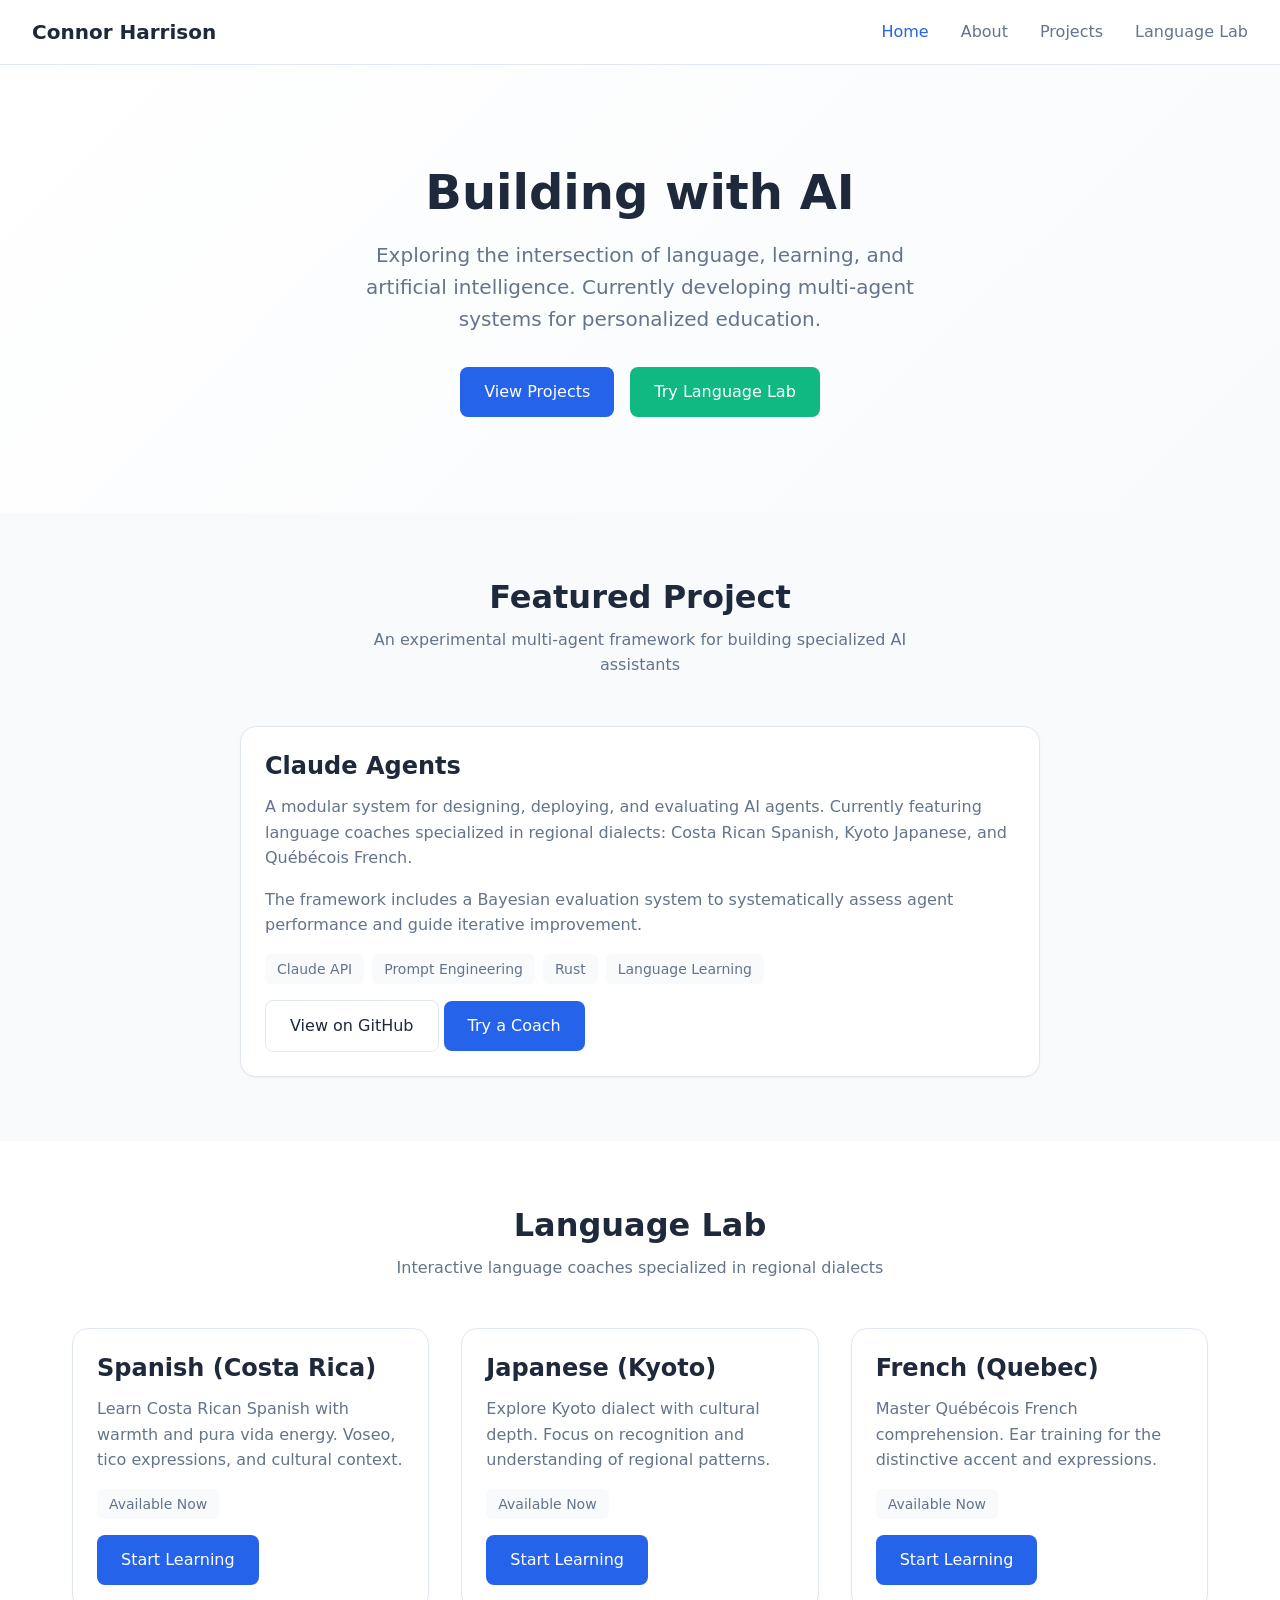
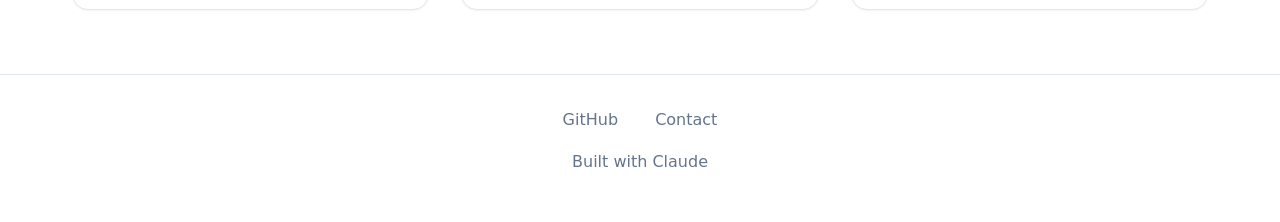
<file: docs/index.html>
<!DOCTYPE html>
<html lang="en">
<head>
  <meta charset="UTF-8">
  <meta name="viewport" content="width=device-width, initial-scale=1.0">
  <title>Connor Harrison | Projects</title>
  <link rel="stylesheet" href="assets/css/main.css">
</head>
<body>
  <nav class="site-nav">
    <a href="/" class="logo">Connor Harrison</a>
    <div class="nav-links">
      <a href="/" class="active">Home</a>
      <a href="about.html">About</a>
      <a href="projects.html">Projects</a>
      <a href="coach/">Language Lab</a>
    </div>
  </nav>

  <section class="hero">
    <div class="container">
      <h1>Building with AI</h1>
      <p class="tagline">
        Exploring the intersection of language, learning, and artificial intelligence.
        Currently developing multi-agent systems for personalized education.
      </p>
      <div class="cta-buttons">
        <a href="projects.html" class="btn btn-primary">View Projects</a>
        <a href="coach/" class="btn btn-accent">Try Language Lab</a>
      </div>
    </div>
  </section>

  <section class="section">
    <div class="container">
      <div class="section-header">
        <h2>Featured Project</h2>
        <p>An experimental multi-agent framework for building specialized AI assistants</p>
      </div>

      <div class="card" style="max-width: 800px; margin: 0 auto;">
        <h3>Claude Agents</h3>
        <p>
          A modular system for designing, deploying, and evaluating AI agents.
          Currently featuring language coaches specialized in regional dialects:
          Costa Rican Spanish, Kyoto Japanese, and Québécois French.
        </p>
        <p>
          The framework includes a Bayesian evaluation system to systematically
          assess agent performance and guide iterative improvement.
        </p>
        <div class="tags">
          <span class="tag">Claude API</span>
          <span class="tag">Prompt Engineering</span>
          <span class="tag">Rust</span>
          <span class="tag">Language Learning</span>
        </div>
        <div class="mt-2">
          <a href="https://github.com/charrisonpro/Claude-Agents" class="btn btn-secondary">
            View on GitHub
          </a>
          <a href="coach/" class="btn btn-primary">
            Try a Coach
          </a>
        </div>
      </div>
    </div>
  </section>

  <section class="section" style="background-color: var(--color-surface);">
    <div class="container">
      <div class="section-header">
        <h2>Language Lab</h2>
        <p>Interactive language coaches specialized in regional dialects</p>
      </div>

      <div class="grid grid-3">
        <div class="card">
          <h3>Spanish (Costa Rica)</h3>
          <p>Learn Costa Rican Spanish with warmth and pura vida energy. Voseo, tico expressions, and cultural context.</p>
          <span class="tag">Available Now</span>
          <div class="mt-2">
            <a href="coach/spanish.html" class="btn btn-primary">Start Learning</a>
          </div>
        </div>

        <div class="card">
          <h3>Japanese (Kyoto)</h3>
          <p>Explore Kyoto dialect with cultural depth. Focus on recognition and understanding of regional patterns.</p>
          <span class="tag">Available Now</span>
          <div class="mt-2">
            <a href="coach/japanese.html" class="btn btn-primary">Start Learning</a>
          </div>
        </div>

        <div class="card">
          <h3>French (Quebec)</h3>
          <p>Master Québécois French comprehension. Ear training for the distinctive accent and expressions.</p>
          <span class="tag">Available Now</span>
          <div class="mt-2">
            <a href="coach/french.html" class="btn btn-primary">Start Learning</a>
          </div>
        </div>
      </div>
    </div>
  </section>

  <footer class="site-footer">
    <p>
      <a href="https://github.com/charrisonpro">GitHub</a>
      <a href="mailto:contact@example.com">Contact</a>
    </p>
    <p class="mt-1 text-muted">Built with Claude</p>
  </footer>
</body>
</html>
</file>
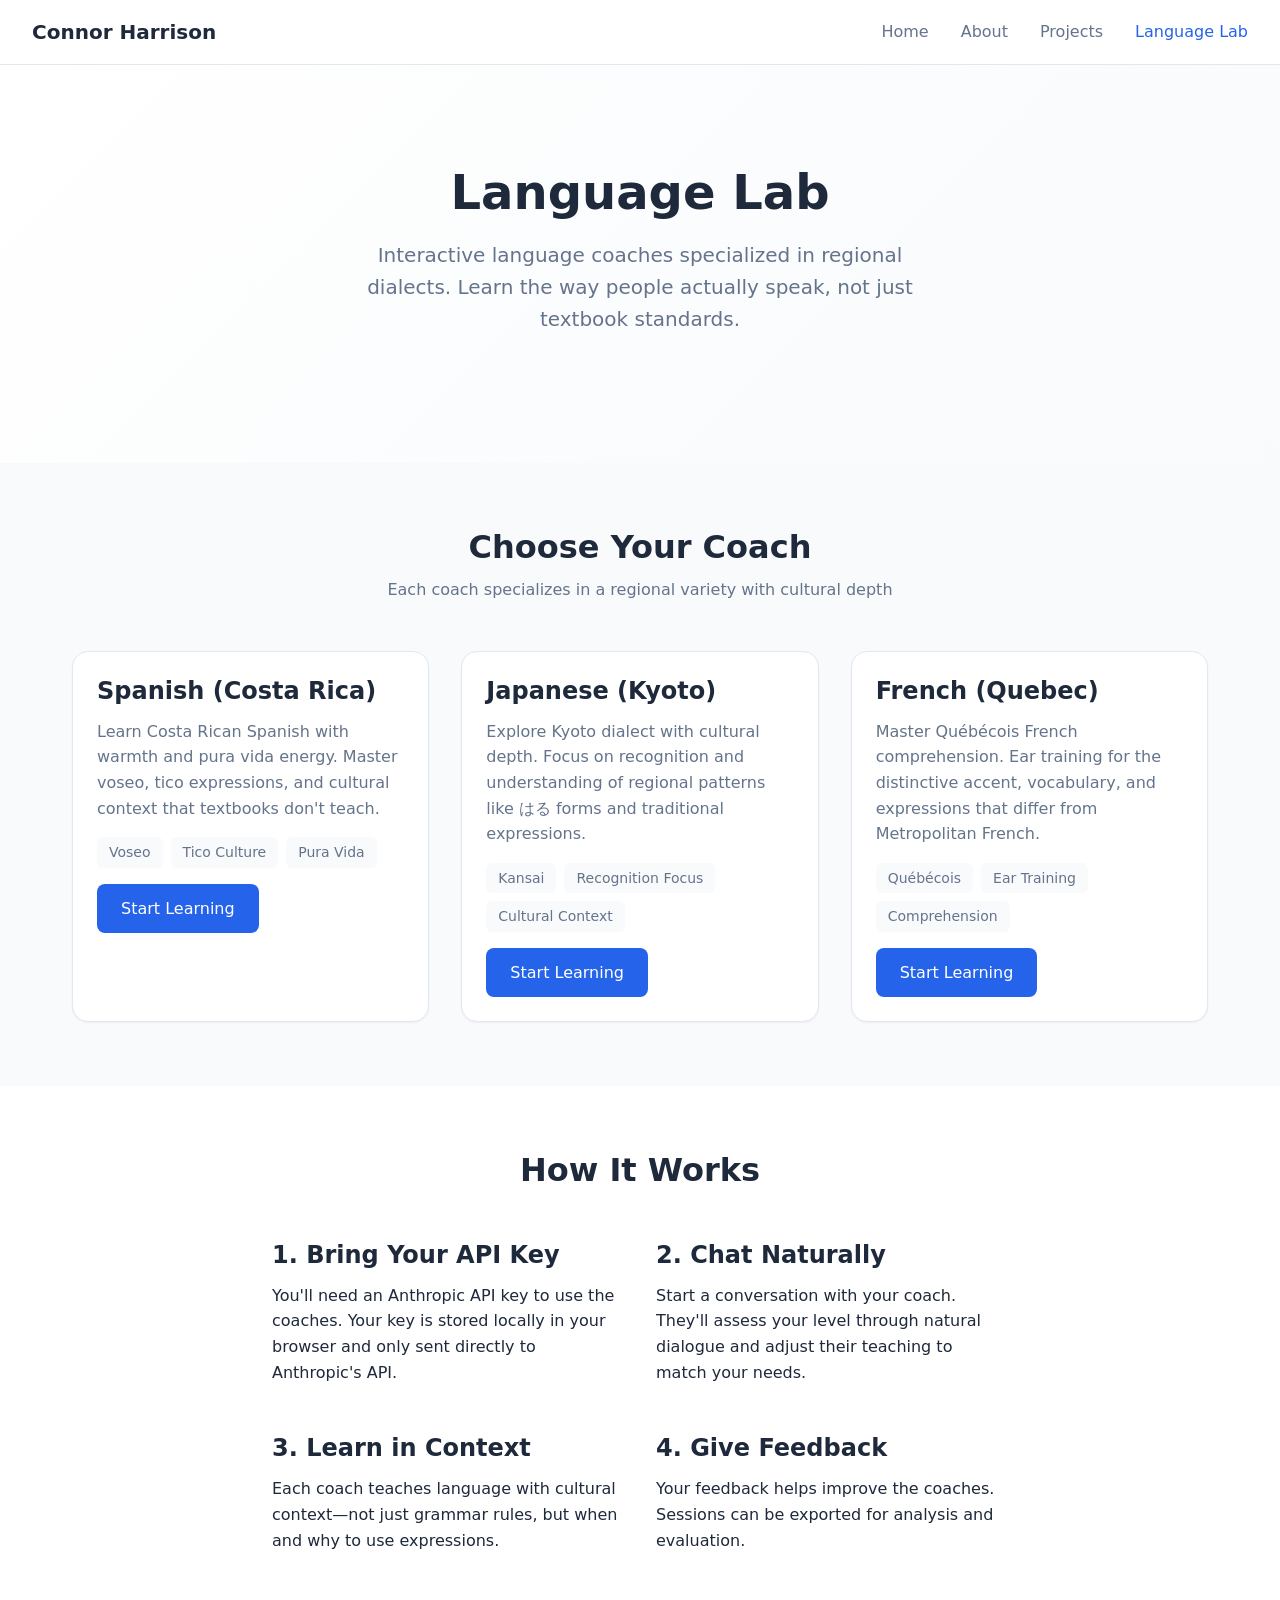
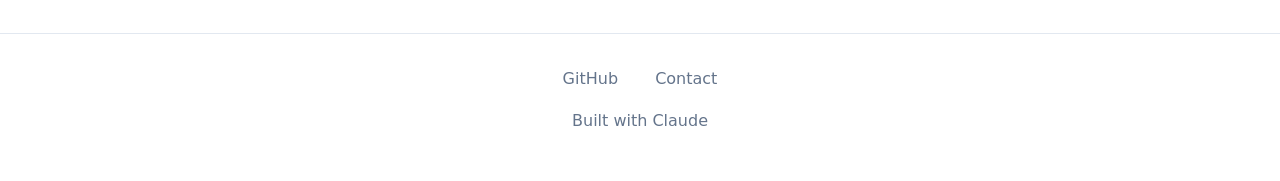
<file: docs/coach/index.html>
<!DOCTYPE html>
<html lang="en">
<head>
  <meta charset="UTF-8">
  <meta name="viewport" content="width=device-width, initial-scale=1.0">
  <title>Language Lab | Connor Harrison</title>
  <link rel="stylesheet" href="../assets/css/main.css">
</head>
<body>
  <nav class="site-nav">
    <a href="../" class="logo">Connor Harrison</a>
    <div class="nav-links">
      <a href="../">Home</a>
      <a href="../about.html">About</a>
      <a href="../projects.html">Projects</a>
      <a href="./" class="active">Language Lab</a>
    </div>
  </nav>

  <section class="hero">
    <div class="container">
      <h1>Language Lab</h1>
      <p class="tagline">
        Interactive language coaches specialized in regional dialects.
        Learn the way people actually speak, not just textbook standards.
      </p>
    </div>
  </section>

  <section class="section">
    <div class="container">
      <div class="section-header">
        <h2>Choose Your Coach</h2>
        <p>Each coach specializes in a regional variety with cultural depth</p>
      </div>

      <div class="grid grid-3">
        <div class="card">
          <h3>Spanish (Costa Rica)</h3>
          <p>
            Learn Costa Rican Spanish with warmth and pura vida energy.
            Master voseo, tico expressions, and cultural context that
            textbooks don't teach.
          </p>
          <div class="tags mb-2">
            <span class="tag">Voseo</span>
            <span class="tag">Tico Culture</span>
            <span class="tag">Pura Vida</span>
          </div>
          <a href="spanish.html" class="btn btn-primary">Start Learning</a>
        </div>

        <div class="card">
          <h3>Japanese (Kyoto)</h3>
          <p>
            Explore Kyoto dialect with cultural depth. Focus on recognition
            and understanding of regional patterns like はる forms and
            traditional expressions.
          </p>
          <div class="tags mb-2">
            <span class="tag">Kansai</span>
            <span class="tag">Recognition Focus</span>
            <span class="tag">Cultural Context</span>
          </div>
          <a href="japanese.html" class="btn btn-primary">Start Learning</a>
        </div>

        <div class="card">
          <h3>French (Quebec)</h3>
          <p>
            Master Québécois French comprehension. Ear training for the
            distinctive accent, vocabulary, and expressions that differ
            from Metropolitan French.
          </p>
          <div class="tags mb-2">
            <span class="tag">Québécois</span>
            <span class="tag">Ear Training</span>
            <span class="tag">Comprehension</span>
          </div>
          <a href="french.html" class="btn btn-primary">Start Learning</a>
        </div>
      </div>
    </div>
  </section>

  <section class="section" style="background-color: var(--color-surface);">
    <div class="container" style="max-width: 800px;">
      <div class="section-header">
        <h2>How It Works</h2>
      </div>

      <div class="grid grid-2">
        <div>
          <h3>1. Bring Your API Key</h3>
          <p>
            You'll need an Anthropic API key to use the coaches.
            Your key is stored locally in your browser and only sent
            directly to Anthropic's API.
          </p>
        </div>
        <div>
          <h3>2. Chat Naturally</h3>
          <p>
            Start a conversation with your coach. They'll assess your
            level through natural dialogue and adjust their teaching
            to match your needs.
          </p>
        </div>
        <div>
          <h3>3. Learn in Context</h3>
          <p>
            Each coach teaches language with cultural context—not just
            grammar rules, but when and why to use expressions.
          </p>
        </div>
        <div>
          <h3>4. Give Feedback</h3>
          <p>
            Your feedback helps improve the coaches. Sessions can be
            exported for analysis and evaluation.
          </p>
        </div>
      </div>
    </div>
  </section>

  <footer class="site-footer">
    <p>
      <a href="https://github.com/charrisonpro">GitHub</a>
      <a href="mailto:contact@example.com">Contact</a>
    </p>
    <p class="mt-1 text-muted">Built with Claude</p>
  </footer>
</body>
</html>
</file>
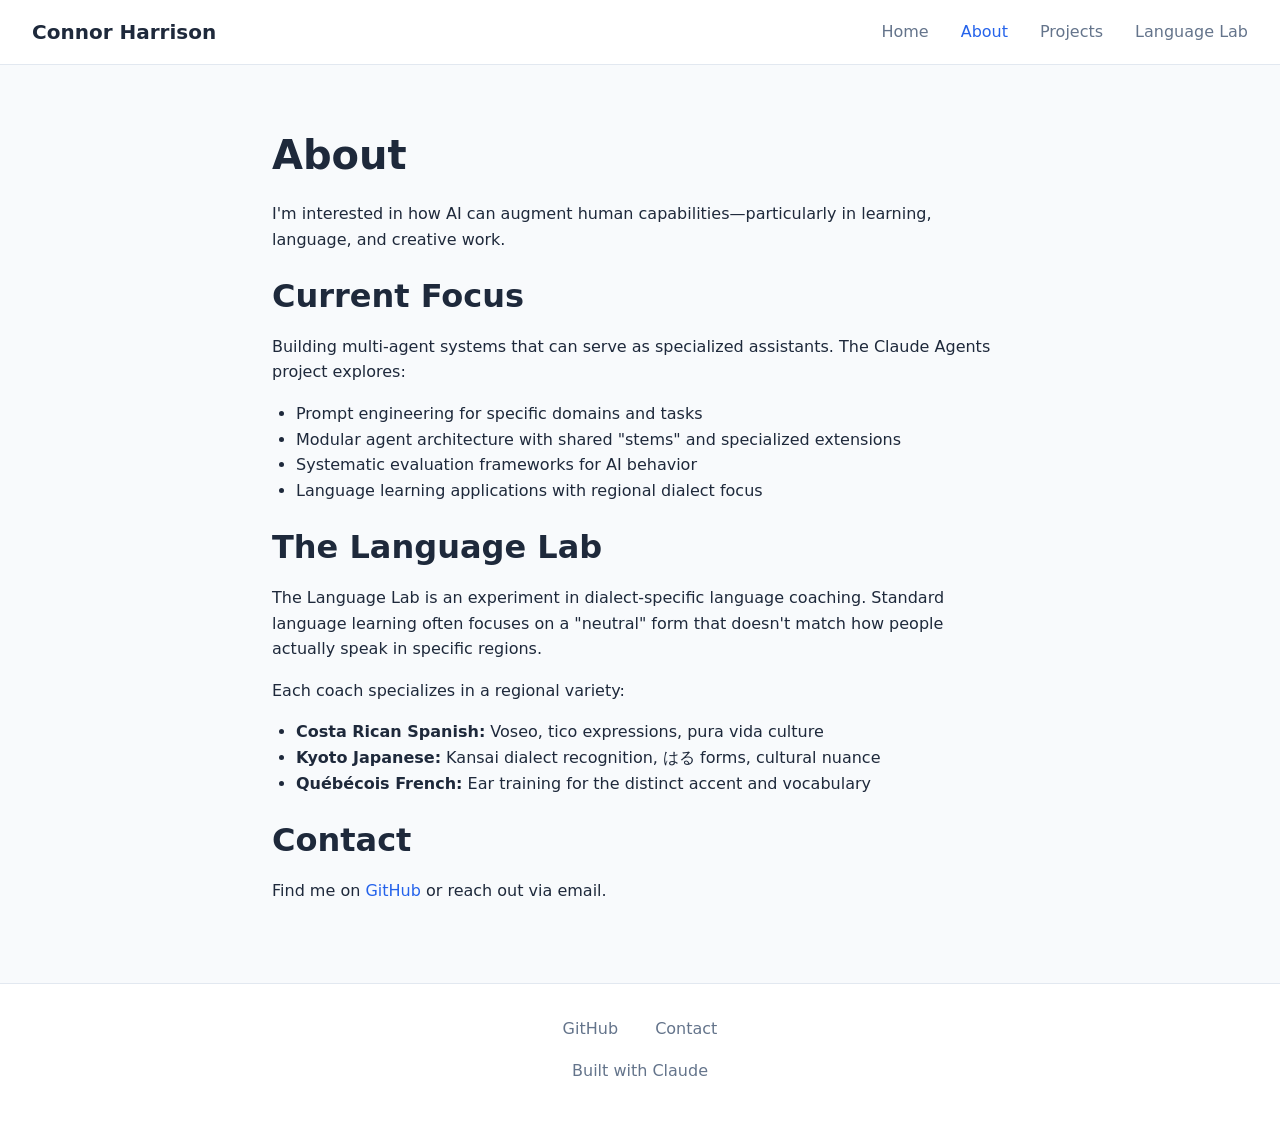
<file: docs/about.html>
<!DOCTYPE html>
<html lang="en">
<head>
  <meta charset="UTF-8">
  <meta name="viewport" content="width=device-width, initial-scale=1.0">
  <title>About | Connor Harrison</title>
  <link rel="stylesheet" href="assets/css/main.css">
</head>
<body>
  <nav class="site-nav">
    <a href="/" class="logo">Connor Harrison</a>
    <div class="nav-links">
      <a href="/">Home</a>
      <a href="about.html" class="active">About</a>
      <a href="projects.html">Projects</a>
      <a href="coach/">Language Lab</a>
    </div>
  </nav>

  <section class="section">
    <div class="container" style="max-width: 800px;">
      <h1>About</h1>

      <p>
        I'm interested in how AI can augment human capabilities—particularly
        in learning, language, and creative work.
      </p>

      <h2 class="mt-3">Current Focus</h2>

      <p>
        Building multi-agent systems that can serve as specialized assistants.
        The Claude Agents project explores:
      </p>

      <ul style="margin-left: 1.5rem; margin-bottom: 1.5rem;">
        <li>Prompt engineering for specific domains and tasks</li>
        <li>Modular agent architecture with shared "stems" and specialized extensions</li>
        <li>Systematic evaluation frameworks for AI behavior</li>
        <li>Language learning applications with regional dialect focus</li>
      </ul>

      <h2 class="mt-3">The Language Lab</h2>

      <p>
        The Language Lab is an experiment in dialect-specific language coaching.
        Standard language learning often focuses on a "neutral" form that doesn't
        match how people actually speak in specific regions.
      </p>

      <p>
        Each coach specializes in a regional variety:
      </p>

      <ul style="margin-left: 1.5rem; margin-bottom: 1.5rem;">
        <li><strong>Costa Rican Spanish:</strong> Voseo, tico expressions, pura vida culture</li>
        <li><strong>Kyoto Japanese:</strong> Kansai dialect recognition, はる forms, cultural nuance</li>
        <li><strong>Québécois French:</strong> Ear training for the distinct accent and vocabulary</li>
      </ul>

      <h2 class="mt-3">Contact</h2>

      <p>
        Find me on <a href="https://github.com/charrisonpro">GitHub</a> or reach out via email.
      </p>
    </div>
  </section>

  <footer class="site-footer">
    <p>
      <a href="https://github.com/charrisonpro">GitHub</a>
      <a href="mailto:contact@example.com">Contact</a>
    </p>
    <p class="mt-1 text-muted">Built with Claude</p>
  </footer>
</body>
</html>
</file>
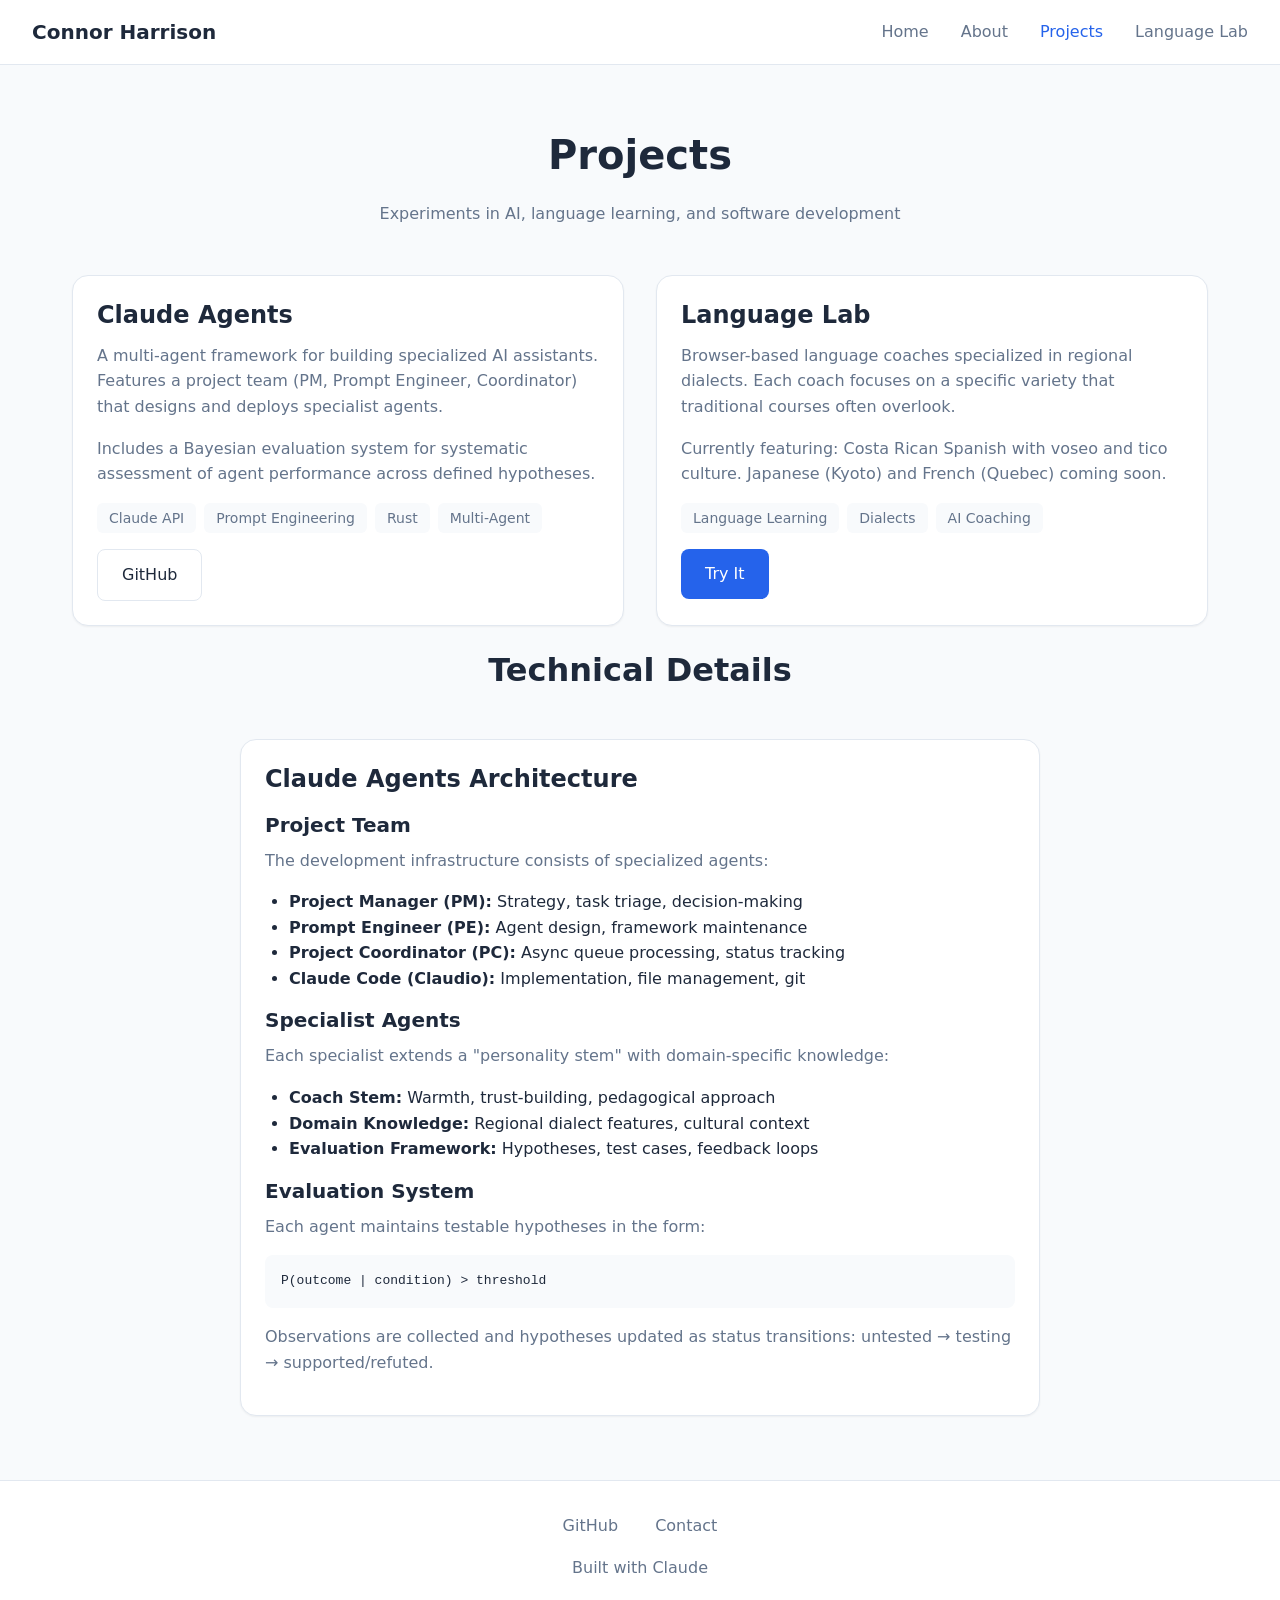
<file: docs/projects.html>
<!DOCTYPE html>
<html lang="en">
<head>
  <meta charset="UTF-8">
  <meta name="viewport" content="width=device-width, initial-scale=1.0">
  <title>Projects | Connor Harrison</title>
  <link rel="stylesheet" href="assets/css/main.css">
</head>
<body>
  <nav class="site-nav">
    <a href="/" class="logo">Connor Harrison</a>
    <div class="nav-links">
      <a href="/">Home</a>
      <a href="about.html">About</a>
      <a href="projects.html" class="active">Projects</a>
      <a href="coach/">Language Lab</a>
    </div>
  </nav>

  <section class="section">
    <div class="container">
      <div class="section-header">
        <h1>Projects</h1>
        <p>Experiments in AI, language learning, and software development</p>
      </div>

      <div class="grid grid-2">
        <div class="card">
          <h3>Claude Agents</h3>
          <p>
            A multi-agent framework for building specialized AI assistants.
            Features a project team (PM, Prompt Engineer, Coordinator) that
            designs and deploys specialist agents.
          </p>
          <p>
            Includes a Bayesian evaluation system for systematic assessment
            of agent performance across defined hypotheses.
          </p>
          <div class="tags">
            <span class="tag">Claude API</span>
            <span class="tag">Prompt Engineering</span>
            <span class="tag">Rust</span>
            <span class="tag">Multi-Agent</span>
          </div>
          <div class="mt-2">
            <a href="https://github.com/charrisonpro/Claude-Agents" class="btn btn-secondary">GitHub</a>
          </div>
        </div>

        <div class="card">
          <h3>Language Lab</h3>
          <p>
            Browser-based language coaches specialized in regional dialects.
            Each coach focuses on a specific variety that traditional courses
            often overlook.
          </p>
          <p>
            Currently featuring: Costa Rican Spanish with voseo and tico culture.
            Japanese (Kyoto) and French (Quebec) coming soon.
          </p>
          <div class="tags">
            <span class="tag">Language Learning</span>
            <span class="tag">Dialects</span>
            <span class="tag">AI Coaching</span>
          </div>
          <div class="mt-2">
            <a href="coach/" class="btn btn-primary">Try It</a>
          </div>
        </div>
      </div>

      <div class="section-header mt-3">
        <h2>Technical Details</h2>
      </div>

      <div class="card" style="max-width: 800px; margin: 0 auto;">
        <h3>Claude Agents Architecture</h3>

        <h4 class="mt-2">Project Team</h4>
        <p>
          The development infrastructure consists of specialized agents:
        </p>
        <ul style="margin-left: 1.5rem; margin-bottom: 1rem;">
          <li><strong>Project Manager (PM):</strong> Strategy, task triage, decision-making</li>
          <li><strong>Prompt Engineer (PE):</strong> Agent design, framework maintenance</li>
          <li><strong>Project Coordinator (PC):</strong> Async queue processing, status tracking</li>
          <li><strong>Claude Code (Claudio):</strong> Implementation, file management, git</li>
        </ul>

        <h4 class="mt-2">Specialist Agents</h4>
        <p>
          Each specialist extends a "personality stem" with domain-specific knowledge:
        </p>
        <ul style="margin-left: 1.5rem; margin-bottom: 1rem;">
          <li><strong>Coach Stem:</strong> Warmth, trust-building, pedagogical approach</li>
          <li><strong>Domain Knowledge:</strong> Regional dialect features, cultural context</li>
          <li><strong>Evaluation Framework:</strong> Hypotheses, test cases, feedback loops</li>
        </ul>

        <h4 class="mt-2">Evaluation System</h4>
        <p>
          Each agent maintains testable hypotheses in the form:
        </p>
        <code style="display: block; padding: 1rem; background: var(--color-background); margin: 1rem 0; border-radius: var(--radius-md);">
          P(outcome | condition) > threshold
        </code>
        <p>
          Observations are collected and hypotheses updated as status transitions:
          untested → testing → supported/refuted.
        </p>
      </div>
    </div>
  </section>

  <footer class="site-footer">
    <p>
      <a href="https://github.com/charrisonpro">GitHub</a>
      <a href="mailto:contact@example.com">Contact</a>
    </p>
    <p class="mt-1 text-muted">Built with Claude</p>
  </footer>
</body>
</html>
</file>
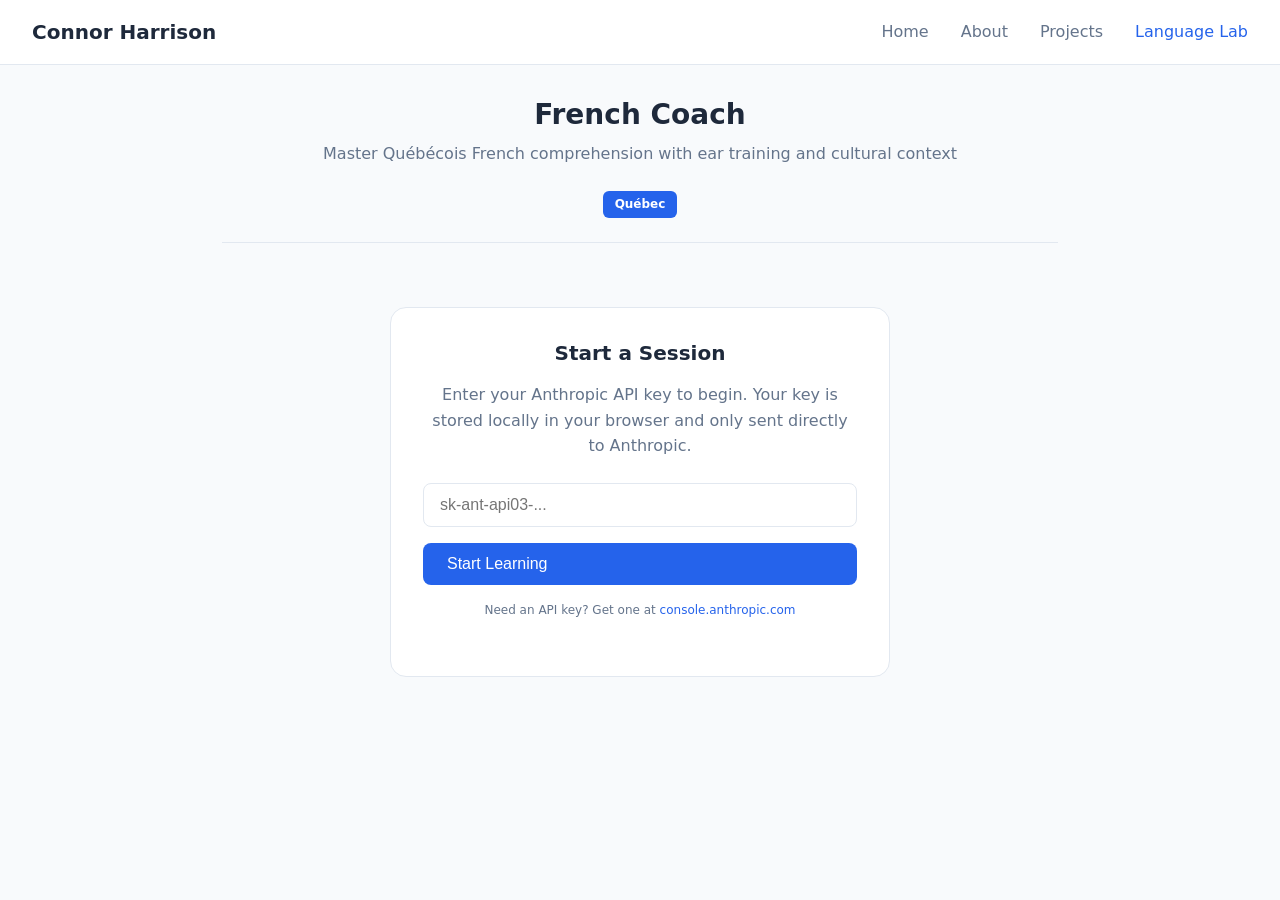
<file: docs/coach/french.html>
<!DOCTYPE html>
<html lang="en">
<head>
  <meta charset="UTF-8">
  <meta name="viewport" content="width=device-width, initial-scale=1.0">
  <title>French Coach (Quebec) | Language Lab</title>
  <link rel="stylesheet" href="../assets/css/main.css">
  <link rel="stylesheet" href="../assets/css/chat.css">
</head>
<body>
  <nav class="site-nav">
    <a href="../" class="logo">Connor Harrison</a>
    <div class="nav-links">
      <a href="../">Home</a>
      <a href="../about.html">About</a>
      <a href="../projects.html">Projects</a>
      <a href="./" class="active">Language Lab</a>
    </div>
  </nav>

  <main class="chat-container">
    <header class="coach-header">
      <h1>French Coach</h1>
      <p class="coach-tagline">Master Québécois French comprehension with ear training and cultural context</p>
      <span class="coach-badge" style="background-color: #2563eb;">Québec</span>
    </header>

    <!-- API Key Section -->
    <div id="api-key-section" class="api-key-section">
      <h2>Start a Session</h2>
      <p>
        Enter your Anthropic API key to begin. Your key is stored locally
        in your browser and only sent directly to Anthropic.
      </p>
      <input
        type="password"
        id="api-key-input"
        placeholder="sk-ant-api03-..."
        autocomplete="off"
      >
      <button id="start-session" class="btn btn-primary" style="width: 100%;">
        Start Learning
      </button>
      <p class="privacy-note">
        Need an API key? Get one at
        <a href="https://console.anthropic.com/" target="_blank">console.anthropic.com</a>
      </p>
    </div>

    <!-- Chat Interface -->
    <div id="chat-interface" class="chat-interface hidden">
      <div id="chat-messages" class="chat-messages">
        <!-- Messages will be rendered here -->
      </div>

      <form id="chat-form" class="chat-input-form">
        <textarea
          id="user-input"
          placeholder="Type your message... (Enter to send, Shift+Enter for new line)"
          rows="2"
        ></textarea>
        <button type="submit">Send</button>
      </form>

      <div class="session-controls">
        <button id="export-session">Export Session</button>
        <button id="feedback-btn">Give Feedback</button>
        <button id="end-session" class="danger">End Session</button>
      </div>
    </div>
  </main>

  <!-- Feedback Modal -->
  <div id="feedback-modal" class="modal hidden">
    <div class="modal-content" style="position: relative;">
      <button id="close-modal" class="modal-close">&times;</button>
      <h2>Session Feedback</h2>
      <form id="feedback-form">
        <label>
          <span>How was this session?</span>
          <select id="session-rating">
            <option value="excellent">Excellent - Very helpful</option>
            <option value="good" selected>Good - Helpful overall</option>
            <option value="fair">Fair - Some issues</option>
            <option value="poor">Poor - Not helpful</option>
          </select>
        </label>

        <label>
          <span>General notes or comments:</span>
          <textarea id="feedback-notes" rows="2" placeholder="What worked well? What could be improved?"></textarea>
        </label>

        <label>
          <span>Any errors the coach made?</span>
          <textarea id="error-notes" rows="2" placeholder="Pronunciation guidance, vocabulary errors, cultural mistakes..."></textarea>
        </label>

        <label>
          <span>New vocabulary or expressions you learned:</span>
          <textarea id="vocabulary-notes" rows="2" placeholder="char, blonde, c'est correct, etc..."></textarea>
        </label>

        <button type="submit" class="btn btn-primary" style="width: 100%;">
          Submit Feedback
        </button>
      </form>
    </div>
  </div>

  <!-- Scripts -->
  <script src="../assets/js/config.js"></script>
  <script src="../assets/js/data-collector.js"></script>
  <script src="../assets/js/chat-core.js"></script>
  <script src="../assets/js/chat-french.js"></script>
</body>
</html>
</file>
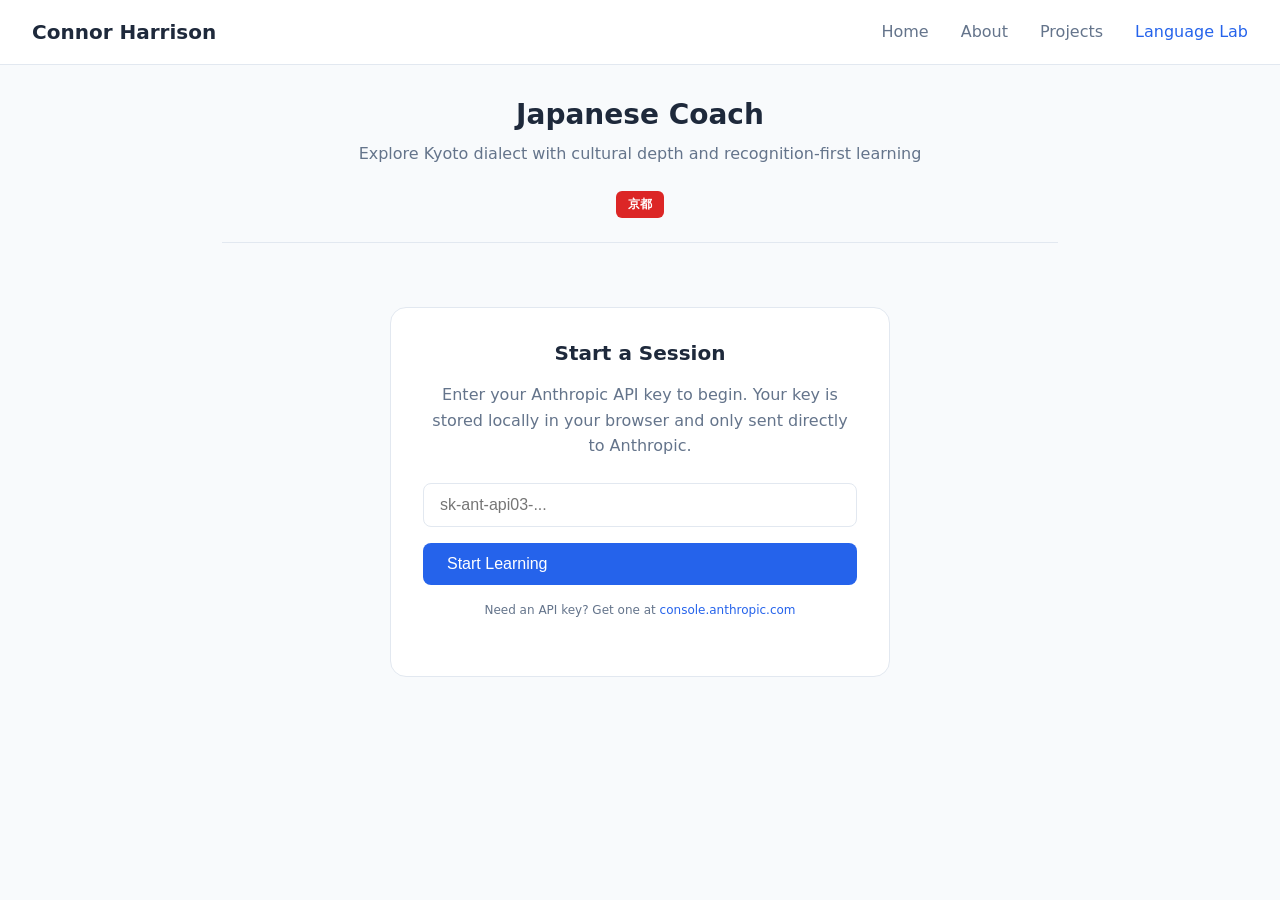
<file: docs/coach/japanese.html>
<!DOCTYPE html>
<html lang="en">
<head>
  <meta charset="UTF-8">
  <meta name="viewport" content="width=device-width, initial-scale=1.0">
  <title>Japanese Coach (Kyoto) | Language Lab</title>
  <link rel="stylesheet" href="../assets/css/main.css">
  <link rel="stylesheet" href="../assets/css/chat.css">
</head>
<body>
  <nav class="site-nav">
    <a href="../" class="logo">Connor Harrison</a>
    <div class="nav-links">
      <a href="../">Home</a>
      <a href="../about.html">About</a>
      <a href="../projects.html">Projects</a>
      <a href="./" class="active">Language Lab</a>
    </div>
  </nav>

  <main class="chat-container">
    <header class="coach-header">
      <h1>Japanese Coach</h1>
      <p class="coach-tagline">Explore Kyoto dialect with cultural depth and recognition-first learning</p>
      <span class="coach-badge" style="background-color: #dc2626;">京都</span>
    </header>

    <!-- API Key Section -->
    <div id="api-key-section" class="api-key-section">
      <h2>Start a Session</h2>
      <p>
        Enter your Anthropic API key to begin. Your key is stored locally
        in your browser and only sent directly to Anthropic.
      </p>
      <input
        type="password"
        id="api-key-input"
        placeholder="sk-ant-api03-..."
        autocomplete="off"
      >
      <button id="start-session" class="btn btn-primary" style="width: 100%;">
        Start Learning
      </button>
      <p class="privacy-note">
        Need an API key? Get one at
        <a href="https://console.anthropic.com/" target="_blank">console.anthropic.com</a>
      </p>
    </div>

    <!-- Chat Interface -->
    <div id="chat-interface" class="chat-interface hidden">
      <div id="chat-messages" class="chat-messages">
        <!-- Messages will be rendered here -->
      </div>

      <form id="chat-form" class="chat-input-form">
        <textarea
          id="user-input"
          placeholder="Type your message... (Enter to send, Shift+Enter for new line)"
          rows="2"
        ></textarea>
        <button type="submit">Send</button>
      </form>

      <div class="session-controls">
        <button id="export-session">Export Session</button>
        <button id="feedback-btn">Give Feedback</button>
        <button id="end-session" class="danger">End Session</button>
      </div>
    </div>
  </main>

  <!-- Feedback Modal -->
  <div id="feedback-modal" class="modal hidden">
    <div class="modal-content" style="position: relative;">
      <button id="close-modal" class="modal-close">&times;</button>
      <h2>Session Feedback</h2>
      <form id="feedback-form">
        <label>
          <span>How was this session?</span>
          <select id="session-rating">
            <option value="excellent">Excellent - Very helpful</option>
            <option value="good" selected>Good - Helpful overall</option>
            <option value="fair">Fair - Some issues</option>
            <option value="poor">Poor - Not helpful</option>
          </select>
        </label>

        <label>
          <span>General notes or comments:</span>
          <textarea id="feedback-notes" rows="2" placeholder="What worked well? What could be improved?"></textarea>
        </label>

        <label>
          <span>Any errors the coach made?</span>
          <textarea id="error-notes" rows="2" placeholder="Grammar mistakes, wrong vocabulary, cultural errors..."></textarea>
        </label>

        <label>
          <span>New vocabulary or expressions you learned:</span>
          <textarea id="vocabulary-notes" rows="2" placeholder="おおきに, はる forms, etc..."></textarea>
        </label>

        <button type="submit" class="btn btn-primary" style="width: 100%;">
          Submit Feedback
        </button>
      </form>
    </div>
  </div>

  <!-- Scripts -->
  <script src="../assets/js/config.js"></script>
  <script src="../assets/js/data-collector.js"></script>
  <script src="../assets/js/chat-core.js"></script>
  <script src="../assets/js/chat-japanese.js"></script>
</body>
</html>
</file>
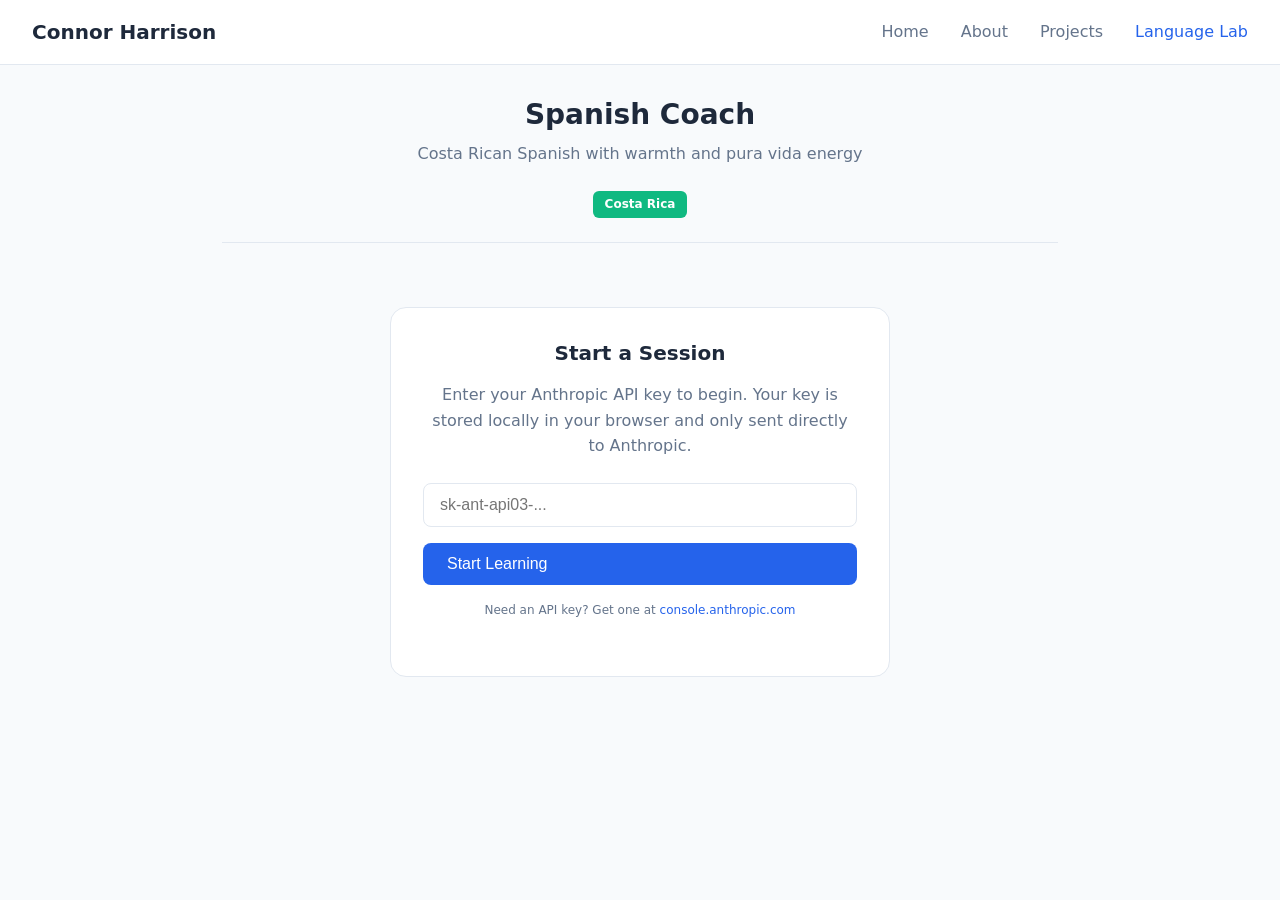
<file: docs/coach/spanish.html>
<!DOCTYPE html>
<html lang="en">
<head>
  <meta charset="UTF-8">
  <meta name="viewport" content="width=device-width, initial-scale=1.0">
  <title>Spanish Coach (Costa Rica) | Language Lab</title>
  <link rel="stylesheet" href="../assets/css/main.css">
  <link rel="stylesheet" href="../assets/css/chat.css">
</head>
<body>
  <nav class="site-nav">
    <a href="../" class="logo">Connor Harrison</a>
    <div class="nav-links">
      <a href="../">Home</a>
      <a href="../about.html">About</a>
      <a href="../projects.html">Projects</a>
      <a href="./" class="active">Language Lab</a>
    </div>
  </nav>

  <main class="chat-container">
    <header class="coach-header">
      <h1>Spanish Coach</h1>
      <p class="coach-tagline">Costa Rican Spanish with warmth and pura vida energy</p>
      <span class="coach-badge">Costa Rica</span>
    </header>

    <!-- API Key Section -->
    <div id="api-key-section" class="api-key-section">
      <h2>Start a Session</h2>
      <p>
        Enter your Anthropic API key to begin. Your key is stored locally
        in your browser and only sent directly to Anthropic.
      </p>
      <input
        type="password"
        id="api-key-input"
        placeholder="sk-ant-api03-..."
        autocomplete="off"
      >
      <button id="start-session" class="btn btn-primary" style="width: 100%;">
        Start Learning
      </button>
      <p class="privacy-note">
        Need an API key? Get one at
        <a href="https://console.anthropic.com/" target="_blank">console.anthropic.com</a>
      </p>
    </div>

    <!-- Chat Interface -->
    <div id="chat-interface" class="chat-interface hidden">
      <div id="chat-messages" class="chat-messages">
        <!-- Messages will be rendered here -->
      </div>

      <form id="chat-form" class="chat-input-form">
        <textarea
          id="user-input"
          placeholder="Type your message... (Enter to send, Shift+Enter for new line)"
          rows="2"
        ></textarea>
        <button type="submit">Send</button>
      </form>

      <div class="session-controls">
        <button id="export-session">Export Session</button>
        <button id="feedback-btn">Give Feedback</button>
        <button id="end-session" class="danger">End Session</button>
      </div>
    </div>
  </main>

  <!-- Feedback Modal -->
  <div id="feedback-modal" class="modal hidden">
    <div class="modal-content" style="position: relative;">
      <button id="close-modal" class="modal-close">&times;</button>
      <h2>Session Feedback</h2>
      <form id="feedback-form">
        <label>
          <span>How was this session?</span>
          <select id="session-rating">
            <option value="excellent">Excellent - Very helpful</option>
            <option value="good" selected>Good - Helpful overall</option>
            <option value="fair">Fair - Some issues</option>
            <option value="poor">Poor - Not helpful</option>
          </select>
        </label>

        <label>
          <span>General notes or comments:</span>
          <textarea id="feedback-notes" rows="2" placeholder="What worked well? What could be improved?"></textarea>
        </label>

        <label>
          <span>Any errors the coach made?</span>
          <textarea id="error-notes" rows="2" placeholder="Grammar mistakes, wrong vocabulary, cultural errors..."></textarea>
        </label>

        <label>
          <span>New vocabulary or expressions you learned:</span>
          <textarea id="vocabulary-notes" rows="2" placeholder="pura vida, mae, tuanis..."></textarea>
        </label>

        <button type="submit" class="btn btn-primary" style="width: 100%;">
          Submit Feedback
        </button>
      </form>
    </div>
  </div>

  <!-- Scripts -->
  <script src="../assets/js/config.js"></script>
  <script src="../assets/js/data-collector.js"></script>
  <script src="../assets/js/chat-core.js"></script>
  <script src="../assets/js/chat-spanish.js"></script>
</body>
</html>
</file>
<file: docs/assets/css/main.css>
/* Main Styles - Claude Agents Portfolio */

:root {
  --color-primary: #2563eb;
  --color-primary-dark: #1d4ed8;
  --color-secondary: #64748b;
  --color-accent: #10b981;
  --color-background: #f8fafc;
  --color-surface: #ffffff;
  --color-text: #1e293b;
  --color-text-muted: #64748b;
  --color-border: #e2e8f0;
  --shadow-sm: 0 1px 2px 0 rgb(0 0 0 / 0.05);
  --shadow-md: 0 4px 6px -1px rgb(0 0 0 / 0.1);
  --shadow-lg: 0 10px 15px -3px rgb(0 0 0 / 0.1);
  --radius-sm: 0.375rem;
  --radius-md: 0.5rem;
  --radius-lg: 1rem;
}

* {
  margin: 0;
  padding: 0;
  box-sizing: border-box;
}

body {
  font-family: system-ui, -apple-system, BlinkMacSystemFont, 'Segoe UI', Roboto, sans-serif;
  background-color: var(--color-background);
  color: var(--color-text);
  line-height: 1.6;
  min-height: 100vh;
}

/* Typography */
h1, h2, h3, h4, h5, h6 {
  font-weight: 600;
  line-height: 1.3;
  margin-bottom: 0.5em;
}

h1 { font-size: 2.5rem; }
h2 { font-size: 2rem; }
h3 { font-size: 1.5rem; }
h4 { font-size: 1.25rem; }

p {
  margin-bottom: 1rem;
}

a {
  color: var(--color-primary);
  text-decoration: none;
  transition: color 0.2s;
}

a:hover {
  color: var(--color-primary-dark);
  text-decoration: underline;
}

/* Navigation */
.site-nav {
  background-color: var(--color-surface);
  border-bottom: 1px solid var(--color-border);
  padding: 1rem 2rem;
  display: flex;
  justify-content: space-between;
  align-items: center;
  position: sticky;
  top: 0;
  z-index: 100;
}

.site-nav .logo {
  font-weight: 700;
  font-size: 1.25rem;
  color: var(--color-text);
}

.site-nav .nav-links {
  display: flex;
  gap: 2rem;
}

.site-nav .nav-links a {
  color: var(--color-text-muted);
  font-weight: 500;
  transition: color 0.2s;
}

.site-nav .nav-links a:hover,
.site-nav .nav-links a.active {
  color: var(--color-primary);
  text-decoration: none;
}

/* Container */
.container {
  max-width: 1200px;
  margin: 0 auto;
  padding: 0 2rem;
}

/* Hero Section */
.hero {
  padding: 6rem 0;
  text-align: center;
  background: linear-gradient(135deg, var(--color-surface) 0%, var(--color-background) 100%);
}

.hero h1 {
  font-size: 3rem;
  margin-bottom: 1rem;
}

.hero .tagline {
  font-size: 1.25rem;
  color: var(--color-text-muted);
  max-width: 600px;
  margin: 0 auto 2rem;
}

.hero .cta-buttons {
  display: flex;
  gap: 1rem;
  justify-content: center;
  flex-wrap: wrap;
}

/* Buttons */
.btn {
  display: inline-flex;
  align-items: center;
  gap: 0.5rem;
  padding: 0.75rem 1.5rem;
  border-radius: var(--radius-md);
  font-weight: 500;
  font-size: 1rem;
  cursor: pointer;
  transition: all 0.2s;
  border: none;
  text-decoration: none;
}

.btn-primary {
  background-color: var(--color-primary);
  color: white;
}

.btn-primary:hover {
  background-color: var(--color-primary-dark);
  color: white;
  text-decoration: none;
}

.btn-secondary {
  background-color: var(--color-surface);
  color: var(--color-text);
  border: 1px solid var(--color-border);
}

.btn-secondary:hover {
  background-color: var(--color-background);
  text-decoration: none;
}

.btn-accent {
  background-color: var(--color-accent);
  color: white;
}

.btn-accent:hover {
  background-color: #059669;
  color: white;
  text-decoration: none;
}

/* Cards */
.card {
  background-color: var(--color-surface);
  border-radius: var(--radius-lg);
  padding: 1.5rem;
  box-shadow: var(--shadow-sm);
  border: 1px solid var(--color-border);
  transition: box-shadow 0.2s, transform 0.2s;
}

.card:hover {
  box-shadow: var(--shadow-md);
  transform: translateY(-2px);
}

.card h3 {
  margin-bottom: 0.75rem;
}

.card p {
  color: var(--color-text-muted);
  margin-bottom: 1rem;
}

/* Grid */
.grid {
  display: grid;
  gap: 2rem;
}

.grid-2 { grid-template-columns: repeat(auto-fit, minmax(300px, 1fr)); }
.grid-3 { grid-template-columns: repeat(auto-fit, minmax(280px, 1fr)); }

/* Sections */
.section {
  padding: 4rem 0;
}

.section-header {
  text-align: center;
  margin-bottom: 3rem;
}

.section-header h2 {
  margin-bottom: 0.5rem;
}

.section-header p {
  color: var(--color-text-muted);
  max-width: 600px;
  margin: 0 auto;
}

/* Tags */
.tags {
  display: flex;
  gap: 0.5rem;
  flex-wrap: wrap;
}

.tag {
  display: inline-block;
  padding: 0.25rem 0.75rem;
  background-color: var(--color-background);
  color: var(--color-text-muted);
  border-radius: var(--radius-sm);
  font-size: 0.875rem;
}

/* Footer */
.site-footer {
  background-color: var(--color-surface);
  border-top: 1px solid var(--color-border);
  padding: 2rem;
  text-align: center;
  color: var(--color-text-muted);
}

.site-footer a {
  color: var(--color-text-muted);
  margin: 0 1rem;
}

.site-footer a:hover {
  color: var(--color-primary);
}

/* Utility */
.hidden { display: none !important; }
.text-center { text-align: center; }
.text-muted { color: var(--color-text-muted); }
.mt-1 { margin-top: 0.5rem; }
.mt-2 { margin-top: 1rem; }
.mt-3 { margin-top: 1.5rem; }
.mb-1 { margin-bottom: 0.5rem; }
.mb-2 { margin-bottom: 1rem; }
.mb-3 { margin-bottom: 1.5rem; }

/* Responsive */
@media (max-width: 768px) {
  .hero h1 {
    font-size: 2rem;
  }

  .site-nav {
    flex-direction: column;
    gap: 1rem;
  }

  .site-nav .nav-links {
    gap: 1rem;
  }

  .container {
    padding: 0 1rem;
  }
}
</file>
<file: docs/assets/css/chat.css>
/* Chat Interface Styles */

:root {
  --chat-user-bg: #e0f2fe;
  --chat-assistant-bg: #f0fdf4;
  --chat-user-border: #7dd3fc;
  --chat-assistant-border: #86efac;
}

/* Chat Container */
.chat-container {
  max-width: 900px;
  margin: 0 auto;
  padding: 2rem;
  min-height: calc(100vh - 80px);
  display: flex;
  flex-direction: column;
}

/* Coach Header */
.coach-header {
  text-align: center;
  margin-bottom: 2rem;
  padding-bottom: 1.5rem;
  border-bottom: 1px solid var(--color-border);
}

.coach-header h1 {
  font-size: 1.75rem;
  margin-bottom: 0.5rem;
}

.coach-tagline {
  color: var(--color-text-muted);
  font-size: 1rem;
}

.coach-badge {
  display: inline-block;
  padding: 0.25rem 0.75rem;
  background-color: var(--color-accent);
  color: white;
  border-radius: var(--radius-sm);
  font-size: 0.75rem;
  font-weight: 600;
  margin-top: 0.5rem;
}

/* API Key Section */
.api-key-section {
  background-color: var(--color-surface);
  border: 1px solid var(--color-border);
  border-radius: var(--radius-lg);
  padding: 2rem;
  text-align: center;
  max-width: 500px;
  margin: 2rem auto;
}

.api-key-section h2 {
  font-size: 1.25rem;
  margin-bottom: 1rem;
}

.api-key-section p {
  color: var(--color-text-muted);
  margin-bottom: 1.5rem;
}

.api-key-section input {
  width: 100%;
  padding: 0.75rem 1rem;
  border: 1px solid var(--color-border);
  border-radius: var(--radius-md);
  font-size: 1rem;
  margin-bottom: 1rem;
}

.api-key-section input:focus {
  outline: none;
  border-color: var(--color-primary);
  box-shadow: 0 0 0 3px rgba(37, 99, 235, 0.1);
}

.privacy-note {
  font-size: 0.75rem;
  color: var(--color-text-muted);
  margin-top: 1rem;
}

/* Chat Interface */
.chat-interface {
  flex: 1;
  display: flex;
  flex-direction: column;
  background-color: var(--color-surface);
  border: 1px solid var(--color-border);
  border-radius: var(--radius-lg);
  overflow: hidden;
}

/* Messages Area */
.chat-messages {
  flex: 1;
  overflow-y: auto;
  padding: 1.5rem;
  display: flex;
  flex-direction: column;
  gap: 1rem;
  min-height: 400px;
  max-height: 60vh;
}

/* Individual Message */
.message {
  max-width: 85%;
  padding: 1rem 1.25rem;
  border-radius: var(--radius-lg);
  line-height: 1.5;
}

.message.user {
  align-self: flex-end;
  background-color: var(--chat-user-bg);
  border: 1px solid var(--chat-user-border);
  border-bottom-right-radius: 4px;
}

.message.assistant {
  align-self: flex-start;
  background-color: var(--chat-assistant-bg);
  border: 1px solid var(--chat-assistant-border);
  border-bottom-left-radius: 4px;
}

.message-role {
  font-size: 0.75rem;
  font-weight: 600;
  color: var(--color-text-muted);
  margin-bottom: 0.25rem;
  text-transform: uppercase;
  letter-spacing: 0.05em;
}

.message-content {
  word-wrap: break-word;
}

.message-content strong {
  font-weight: 600;
}

.message-content em {
  font-style: italic;
}

.message-content code {
  background-color: rgba(0, 0, 0, 0.05);
  padding: 0.125rem 0.25rem;
  border-radius: 3px;
  font-family: monospace;
  font-size: 0.9em;
}

/* Input Form */
.chat-input-form {
  display: flex;
  gap: 0.75rem;
  padding: 1rem 1.5rem;
  border-top: 1px solid var(--color-border);
  background-color: var(--color-background);
}

.chat-input-form textarea {
  flex: 1;
  padding: 0.75rem 1rem;
  border: 1px solid var(--color-border);
  border-radius: var(--radius-md);
  font-size: 1rem;
  font-family: inherit;
  resize: none;
  line-height: 1.5;
}

.chat-input-form textarea:focus {
  outline: none;
  border-color: var(--color-primary);
  box-shadow: 0 0 0 3px rgba(37, 99, 235, 0.1);
}

.chat-input-form button {
  padding: 0.75rem 1.5rem;
  background-color: var(--color-primary);
  color: white;
  border: none;
  border-radius: var(--radius-md);
  font-size: 1rem;
  font-weight: 500;
  cursor: pointer;
  transition: background-color 0.2s;
}

.chat-input-form button:hover {
  background-color: var(--color-primary-dark);
}

.chat-input-form button:disabled {
  background-color: var(--color-secondary);
  cursor: not-allowed;
}

/* Session Controls */
.session-controls {
  display: flex;
  gap: 0.75rem;
  padding: 0.75rem 1.5rem;
  border-top: 1px solid var(--color-border);
  background-color: var(--color-surface);
}

.session-controls button {
  padding: 0.5rem 1rem;
  border: 1px solid var(--color-border);
  border-radius: var(--radius-md);
  background-color: var(--color-surface);
  color: var(--color-text-muted);
  font-size: 0.875rem;
  cursor: pointer;
  transition: all 0.2s;
}

.session-controls button:hover {
  background-color: var(--color-background);
  color: var(--color-text);
}

.session-controls button.danger {
  color: #dc2626;
  border-color: #fecaca;
}

.session-controls button.danger:hover {
  background-color: #fef2f2;
}

/* Loading State */
.typing-indicator {
  display: flex;
  gap: 0.25rem;
  padding: 0.5rem;
}

.typing-indicator span {
  width: 8px;
  height: 8px;
  background-color: var(--color-secondary);
  border-radius: 50%;
  animation: bounce 1.4s infinite ease-in-out;
}

.typing-indicator span:nth-child(1) { animation-delay: -0.32s; }
.typing-indicator span:nth-child(2) { animation-delay: -0.16s; }

@keyframes bounce {
  0%, 80%, 100% { transform: scale(0); }
  40% { transform: scale(1); }
}

/* Modal */
.modal {
  position: fixed;
  top: 0;
  left: 0;
  right: 0;
  bottom: 0;
  background-color: rgba(0, 0, 0, 0.5);
  display: flex;
  align-items: center;
  justify-content: center;
  z-index: 1000;
}

.modal-content {
  background-color: var(--color-surface);
  border-radius: var(--radius-lg);
  padding: 2rem;
  max-width: 500px;
  width: 90%;
  max-height: 80vh;
  overflow-y: auto;
}

.modal-content h2 {
  margin-bottom: 1.5rem;
}

.modal-content form {
  display: flex;
  flex-direction: column;
  gap: 1rem;
}

.modal-content label {
  display: flex;
  flex-direction: column;
  gap: 0.5rem;
}

.modal-content label span {
  font-weight: 500;
  color: var(--color-text);
}

.modal-content select,
.modal-content textarea {
  padding: 0.75rem;
  border: 1px solid var(--color-border);
  border-radius: var(--radius-md);
  font-size: 1rem;
  font-family: inherit;
}

.modal-content button[type="submit"] {
  margin-top: 1rem;
  padding: 0.75rem 1.5rem;
  background-color: var(--color-primary);
  color: white;
  border: none;
  border-radius: var(--radius-md);
  font-size: 1rem;
  font-weight: 500;
  cursor: pointer;
}

.modal-close {
  position: absolute;
  top: 1rem;
  right: 1rem;
  background: none;
  border: none;
  font-size: 1.5rem;
  cursor: pointer;
  color: var(--color-text-muted);
}

/* Error Message */
.error-message {
  background-color: #fef2f2;
  border: 1px solid #fecaca;
  color: #dc2626;
  padding: 1rem;
  border-radius: var(--radius-md);
  margin: 1rem 0;
}

/* Success Message */
.success-message {
  background-color: #f0fdf4;
  border: 1px solid #86efac;
  color: #16a34a;
  padding: 1rem;
  border-radius: var(--radius-md);
  margin: 1rem 0;
}

/* Responsive */
@media (max-width: 768px) {
  .chat-container {
    padding: 1rem;
  }

  .message {
    max-width: 95%;
  }

  .chat-input-form {
    flex-direction: column;
  }

  .chat-input-form button {
    width: 100%;
  }

  .session-controls {
    flex-wrap: wrap;
  }
}
</file>
